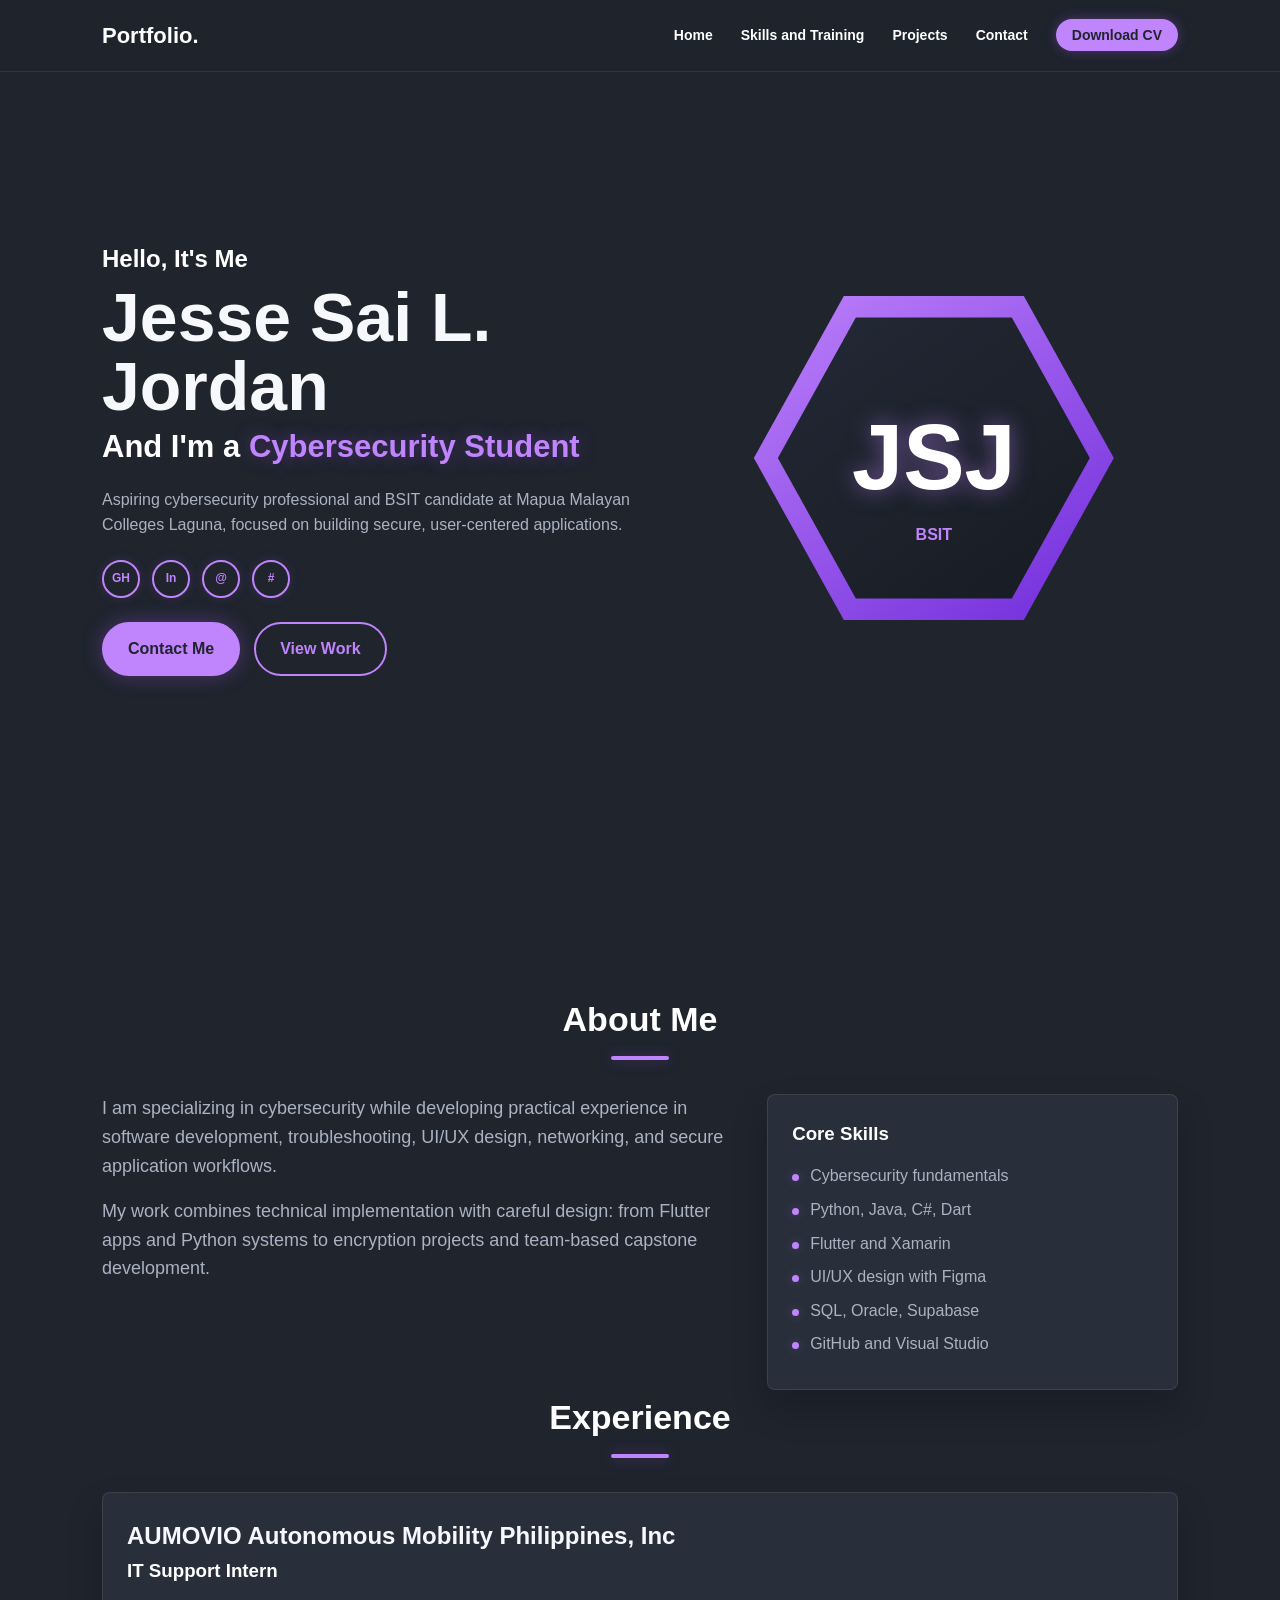
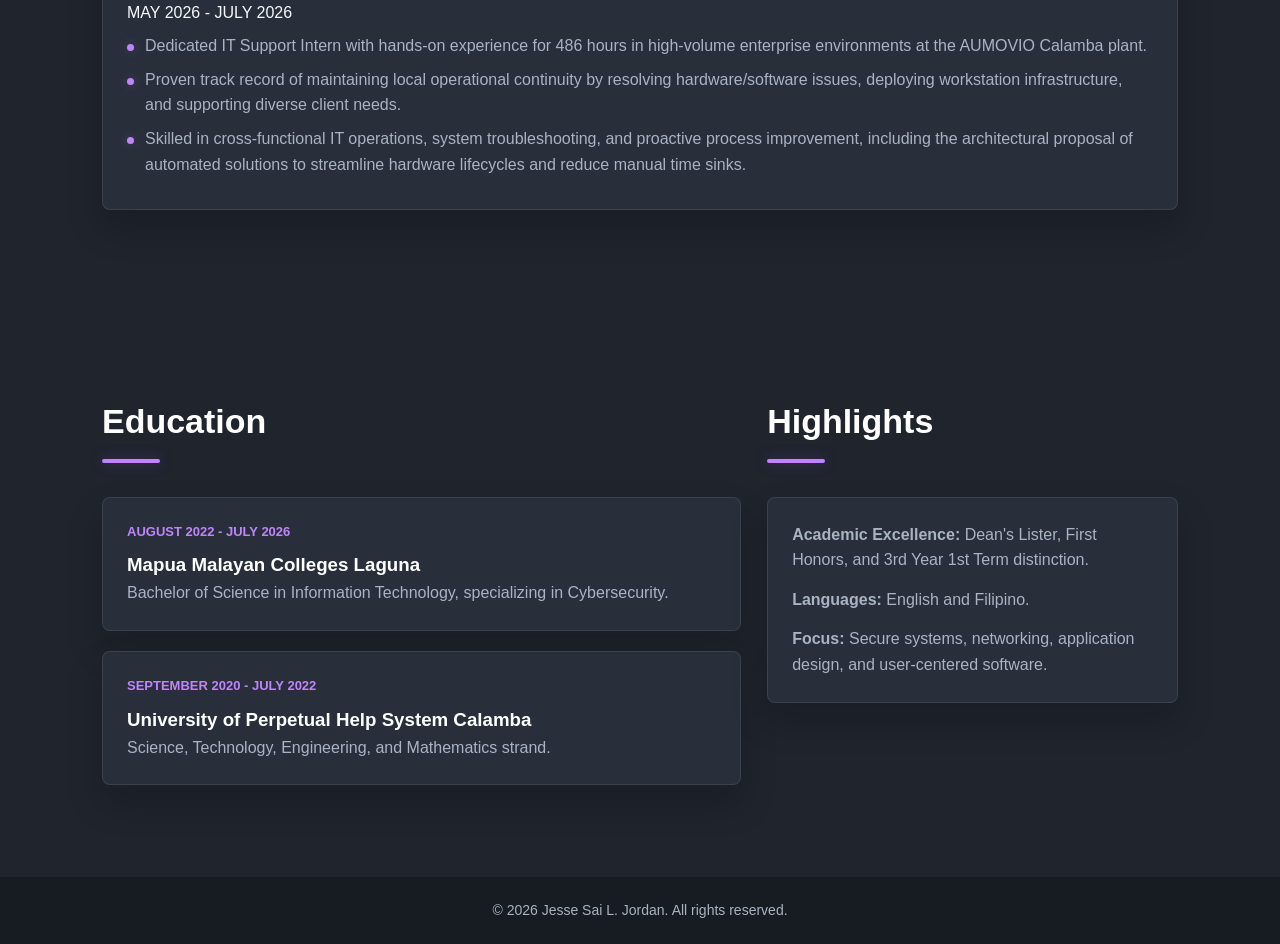
<file: index.html>
<!DOCTYPE html>
<html lang="en">
<head>
    <link rel="stylesheet" href="design.css">
    <meta charset="UTF-8">
    <meta name="viewport" content="width=device-width, initial-scale=1.0">
    <title>Jesse Sai L. Jordan | Portfolio</title>
</head>
<body>
    <header>
        <nav>
            <a class="logo" href="index.html">Portfolio.</a>
            <ul class="nav-links">
                <li><a href="index.html">Home</a></li>
                <li><a href="experience.html">Skills and Training</a></li>
                <li><a href="projects.html">Projects</a></li>
                <li><a href="contact.html">Contact</a></li>
                <!-- Download CV Button -->
                <li><a href="assets/JesseSaiJordan_Resume.pdf" class="cv-btn" download>Download CV</a></li>
            </ul>
        </nav>
    </header>
    <section id="hero">
        <div class="hero-copy">
            <p class="eyebrow">Hello, It's Me</p>
            <h1>Jesse Sai L. Jordan</h1>
            <h2>And I'm a <span>Cybersecurity Student</span></h2>
            <p>Aspiring cybersecurity professional and BSIT candidate at Mapua Malayan Colleges Laguna, focused on building secure, user-centered applications.</p>
            <div class="social-row" aria-label="Profile links">
                <a href="https://github.com/JsjordanGit" aria-label="GitHub">GH</a>
                <a href="https://www.linkedin.com/in/jesse-sai-j-928576258/" aria-label="LinkedIn">In</a>
                <a href="mailto:jessesaijordan268@gmail.com" aria-label="Email">@</a>
                <a href="https://www.credly.com/users/jesse-sai-jordan/badges#credly" aria-label="Credly">#</a>
            </div>
            <div class="hero-actions">
                <a href="contact.html" class="btn">Contact Me</a>
                <a href="projects.html" class="btn secondary">View Work</a>
            </div>
        </div>
        <div class="hero-visual" aria-hidden="true">
            <div class="portrait-frame">
                <div class="portrait-initials">JSJ</div>
                <span>BSIT</span>
            </div>
        </div>
    </section>

    <section id="about">
        
        <h2 class="section-title">About Me</h2>
        <div class="about-content">
            <div class="about-text">
                <p>I am specializing in cybersecurity while developing practical experience in software development, troubleshooting, UI/UX design, networking, and secure application workflows.</p>
                <p>My work combines technical implementation with careful design: from Flutter apps and Python systems to encryption projects and team-based capstone development.</p>
            </div>
            <div class="skills">
                <h3>Core Skills</h3>
                <ul>
                    <li>Cybersecurity fundamentals</li>
                    <li>Python, Java, C#, Dart</li>
                    <li>Flutter and Xamarin</li>
                    <li>UI/UX design with Figma</li>
                    <li>SQL, Oracle, Supabase</li>
                    <li>GitHub and Visual Studio</li>
                </ul>
            </div>
        </div>
        <h2 class="section-title">Experience</h2>
        
            <div class="skills">
                <h2>AUMOVIO Autonomous Mobility Philippines, Inc</h2>
                <h3>IT Support Intern</h3>
                <span>MAY 2026 - JULY 2026</span>
                <ul>
                <li>Dedicated IT Support Intern with hands-on experience for 486 hours in high-volume enterprise environments at the AUMOVIO Calamba plant. </li>
                <li>Proven track record of maintaining local operational continuity by resolving hardware/software issues, deploying workstation infrastructure, and supporting diverse client needs.</li>
                <li>Skilled in cross-functional IT operations, system troubleshooting, and proactive process improvement, including the architectural proposal of automated solutions to streamline hardware lifecycles and reduce manual time sinks.</li>
                </ul>
            </div>
    </section>

    <section class="split-section">
        <div>
            <h2 class="section-title left">Education</h2>
            <div class="timeline">
                <article class="timeline-item">
                    <span>August 2022 - July 2026</span>
                    <h3>Mapua Malayan Colleges Laguna</h3>
                    <p>Bachelor of Science in Information Technology, specializing in Cybersecurity.</p>
                </article>
                <article class="timeline-item">
                    <span>September 2020 - July 2022</span>
                    <h3>University of Perpetual Help System Calamba</h3>
                    <p>Science, Technology, Engineering, and Mathematics strand.</p>
                </article>
            </div>
        </div>
        <div>
            <h2 class="section-title left">Highlights</h2>
            <div class="highlight-list">
                <p><strong>Academic Excellence:</strong> Dean's Lister, First Honors, and 3rd Year 1st Term distinction.</p>
                <p><strong>Languages:</strong> English and Filipino.</p>
                <p><strong>Focus:</strong> Secure systems, networking, application design, and user-centered software.</p>
            </div>
        </div>
    </section>
    <footer>
        <p>&copy; 2026 Jesse Sai L. Jordan. All rights reserved.</p>
    </footer>
</body>
</html>
</file>
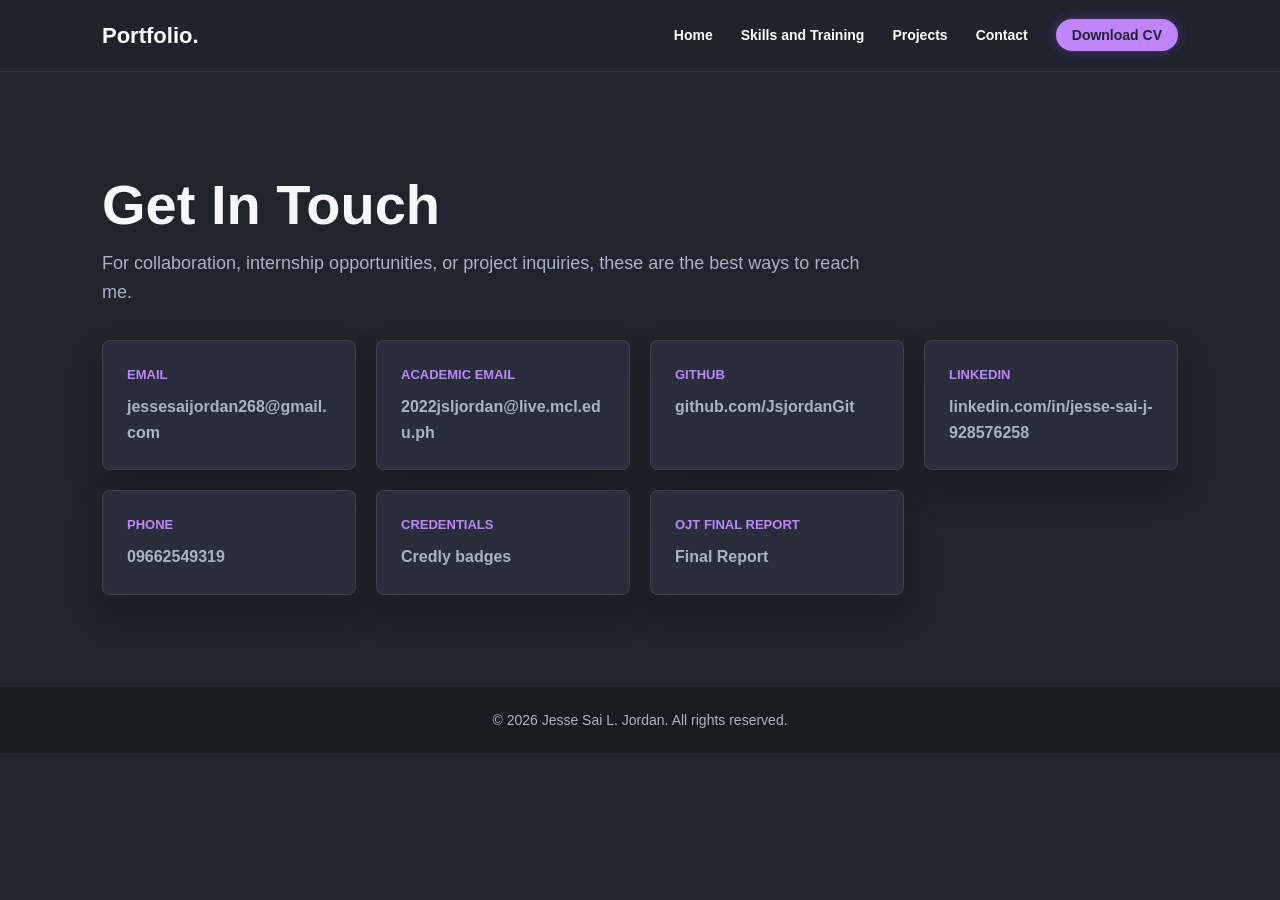
<file: contact.html>
<!DOCTYPE html>
<html lang="en">
<head>
    <link rel="stylesheet" href="design.css">
    <meta charset="UTF-8">
    <meta name="viewport" content="width=device-width, initial-scale=1.0">
    <title>Contact | Jesse Sai L. Jordan</title>
</head>
<body>
    <header>
        <nav>
            <a class="logo" href="index.html">Portfolio.</a>
            <ul class="nav-links">
                <li><a href="index.html">Home</a></li>
                <li><a href="experience.html">Skills and Training</a></li>
                <li><a href="projects.html">Projects</a></li>
                <li><a href="contact.html">Contact</a></li>
                <!-- Download CV Button -->
                <li><a href="assets/JesseSaiJordan_Resume.pdf" class="cv-btn" download>Download CV</a></li>
            </ul>
        </nav>
    </header>
    <main class="page">
        <section id="contact">
            <h1 class="page-title">Get In Touch</h1>
            <p class="page-intro">For collaboration, internship opportunities, or project inquiries, these are the best ways to reach me.</p>
            <div class="contact-grid">
                <a class="contact-card" href="mailto:jessesaijordan268@gmail.com"><span>Email</span><strong>jessesaijordan268@gmail.com</strong></a>
                <a class="contact-card" href="mailto:2022jsljordan@live.mcl.edu.ph"><span>Academic Email</span><strong>2022jsljordan@live.mcl.edu.ph</strong></a>
                <a class="contact-card" href="https://github.com/JsjordanGit"><span>GitHub</span><strong>github.com/JsjordanGit</strong></a>
                <a class="contact-card" href="https://www.linkedin.com/in/jesse-sai-j-928576258/"><span>LinkedIn</span><strong>linkedin.com/in/jesse-sai-j-928576258</strong></a>
                <div class="contact-card"><span>Phone</span><strong>09662549319</strong></div>
                <a class="contact-card" href="https://www.credly.com/users/jesse-sai-jordan/badges#credly"><span>Credentials</span><strong>Credly badges</strong></a>
                <a class="contact-card" href="https://docs.google.com/document/d/1H7Yc778f_iCs8fSFuv3vOyeGOMNs-UbLFlny4T3Frzk/edit?usp=sharing"><span>OJT Final Report</span><strong>Final Report</strong></a>
            </div>
        </section>
    </main>

    <footer>
        <p>&copy; 2026 Jesse Sai L. Jordan. All rights reserved.</p>
    </footer>
</body>
</html>
</file>
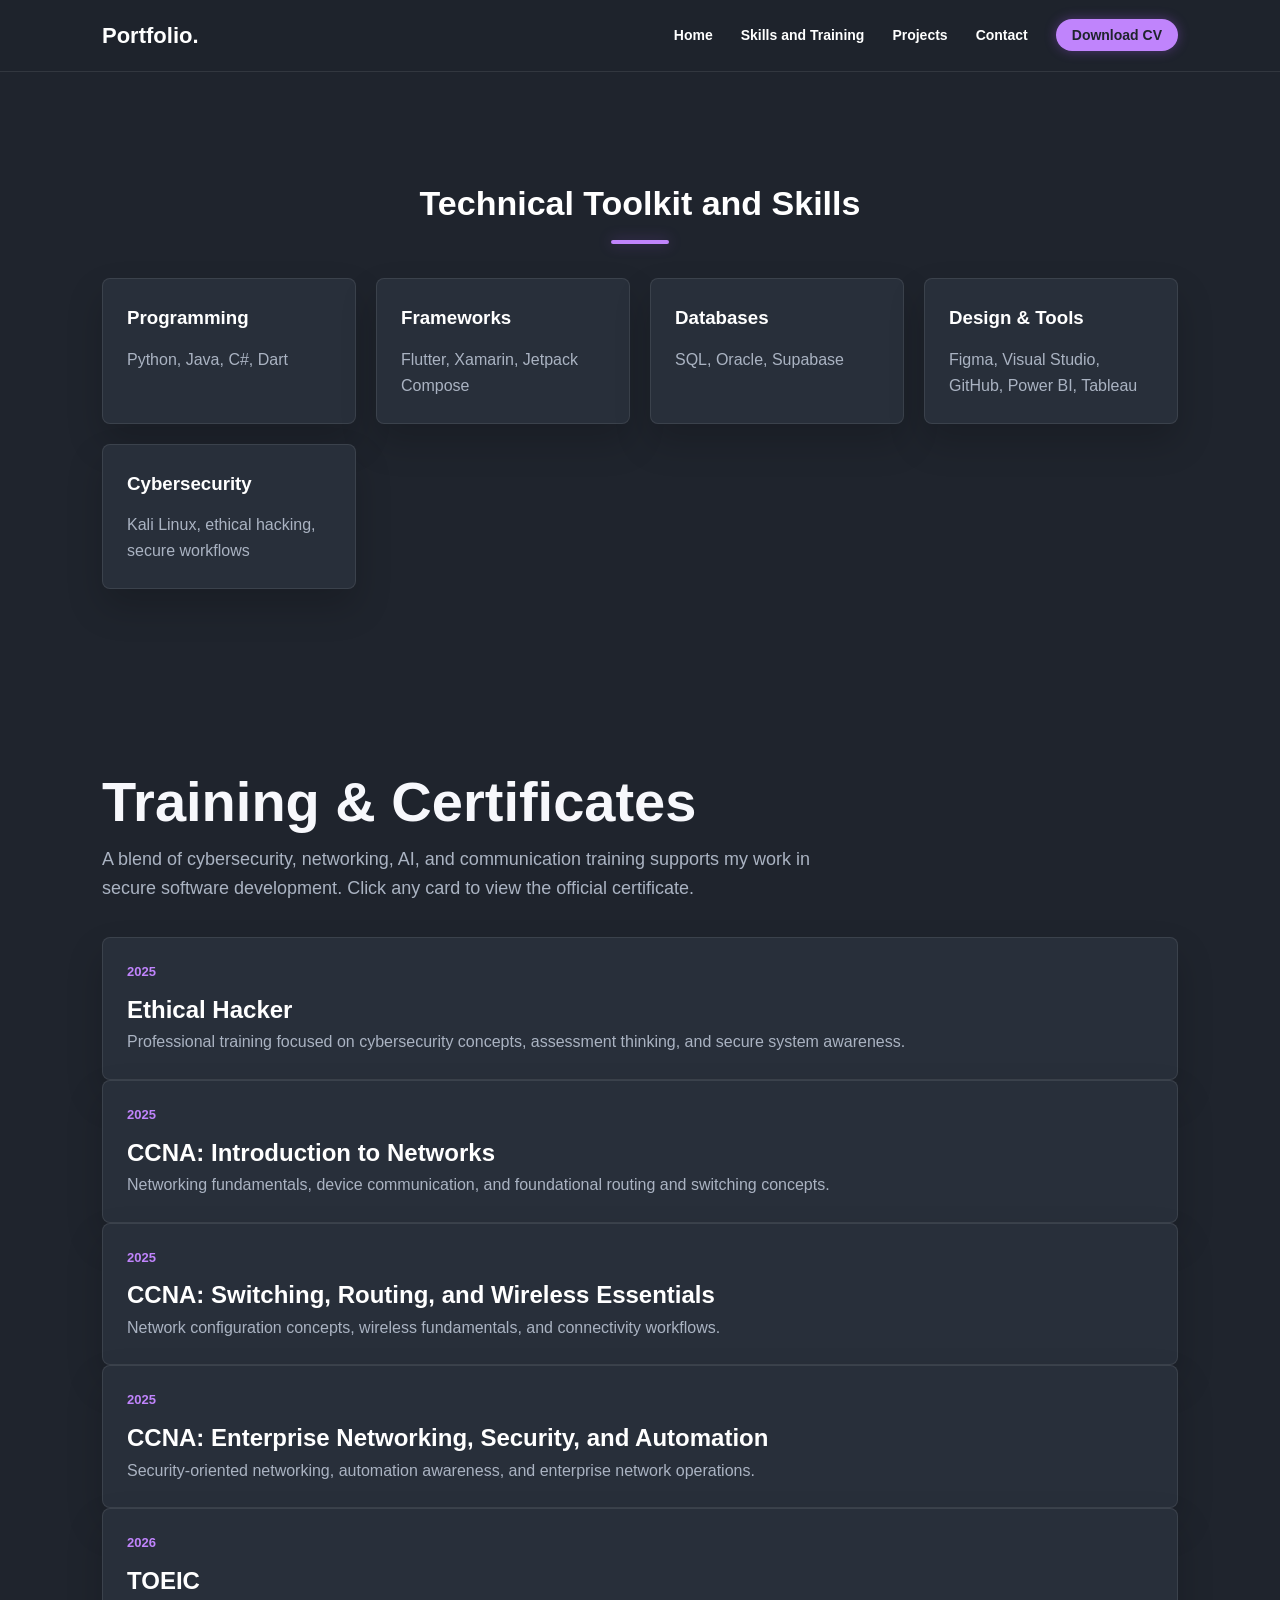
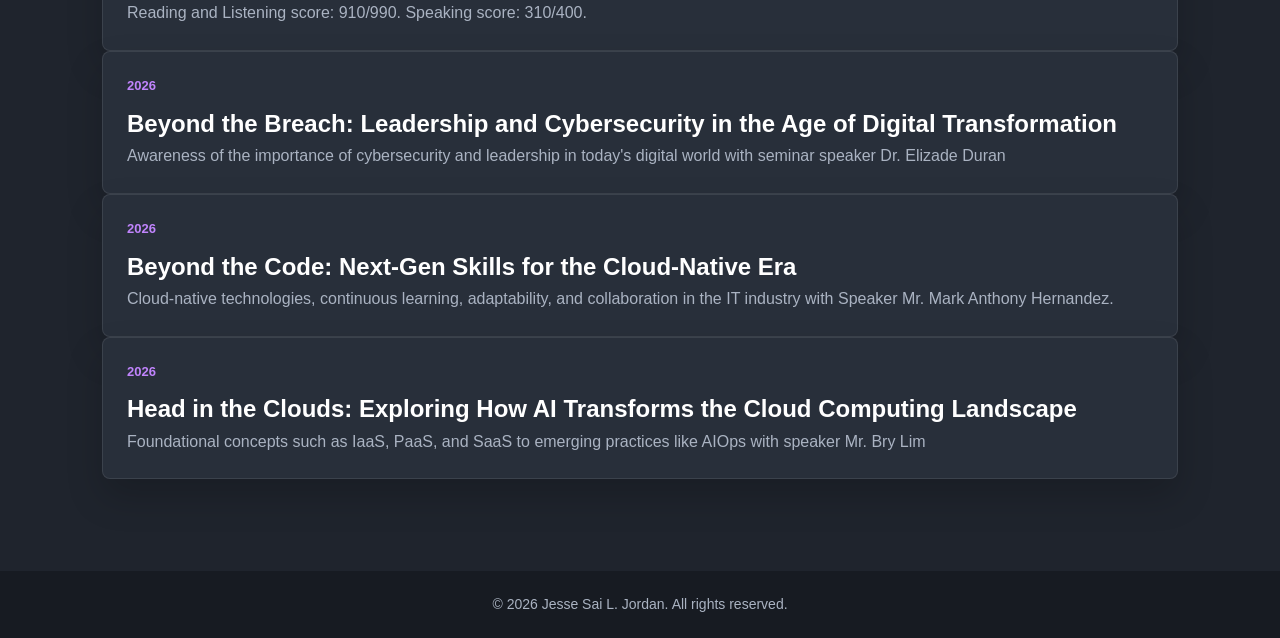
<file: experience.html>
<!DOCTYPE html>
<html lang="en">
<head>
    <link rel="stylesheet" href="design.css">
    <meta charset="UTF-8">
    <meta name="viewport" content="width=device-width, initial-scale=1.0">
    <title>Skills and Training | Jesse Sai L. Jordan</title>
</head>
<body>
    <header>
        <nav>
            <a class="logo" href="index.html">Portfolio.</a>
            <ul class="nav-links">
                <li><a href="index.html">Home</a></li>
                <li><a href="experience.html">Skills and Training</a></li>
                <li><a href="projects.html">Projects</a></li>
                <li><a href="contact.html">Contact</a></li>
                <!-- Download CV Button -->
                <li><a href="assets/Jesse_Jordan_CV.pdf" class="cv-btn" download>Download CV</a></li>
            </ul>
        </nav>
    </header>

    <main class="page">
        <section>
            <h2 class="section-title">Technical Toolkit and Skills</h2>
            <div class="toolkit">
                <div><h3>Programming</h3><p>Python, Java, C#, Dart</p></div>
                <div><h3>Frameworks</h3><p>Flutter, Xamarin, Jetpack Compose</p></div>
                <div><h3>Databases</h3><p>SQL, Oracle, Supabase</p></div>
                <div><h3>Design & Tools</h3><p>Figma, Visual Studio, GitHub, Power BI, Tableau</p></div>
                <div><h3>Cybersecurity</h3><p>Kali Linux, ethical hacking, secure workflows</p></div>
            </div>
        </section>
        <section>
            <h1 class="page-title">Training & Certificates</h1>
            <p class="page-intro">A blend of cybersecurity, networking, AI, and communication training supports my work in secure software development. Click any card to view the official certificate.</p>

            <div class="credential-stack">
                <!-- Certificate 1 -->
                <a href="assets/certificates/ethical_hacker.pdf" target="_blank" class="credential-card clickable-card">
                    <span>2025</span>
                    <h2>Ethical Hacker</h2>
                    <p>Professional training focused on cybersecurity concepts, assessment thinking, and secure system awareness.</p>
                </a>

                <!-- Certificate 2 -->
                <a href="assets/certificates/ccna_intro.pdf" target="_blank" class="credential-card clickable-card">
                    <span>2025</span>
                    <h2>CCNA: Introduction to Networks</h2>
                    <p>Networking fundamentals, device communication, and foundational routing and switching concepts.</p>
                </a>

                <!-- Certificate 3 -->
                <a href="assets/certificates/ccna_switching.pdf" target="_blank" class="credential-card clickable-card">
                    <span>2025</span>
                    <h2>CCNA: Switching, Routing, and Wireless Essentials</h2>
                    <p>Network configuration concepts, wireless fundamentals, and connectivity workflows.</p>
                </a>

                <!-- Certificate 4 -->
                <a href="assets/certificates/ccna_enterprise.pdf" target="_blank" class="credential-card clickable-card">
                    <span>2025</span>
                    <h2>CCNA: Enterprise Networking, Security, and Automation</h2>
                    <p>Security-oriented networking, automation awareness, and enterprise network operations.</p>
                </a>
                <!-- Certificate 6 -->

                <a href="assets/certificates/toeic.pdf" target="_blank" class="credential-card clickable-card">
                    <span>2026</span>
                    <h2>TOEIC</h2>
                    <p>Reading and Listening score: 910/990. Speaking score: 310/400.</p>
                </a>
                <a href="assets/certificates/toeic.pdf" target="_blank" class="credential-card clickable-card">
                    <span>2026</span>
                    <h2>Beyond the Breach: Leadership and Cybersecurity in the Age of Digital Transformation</h2>
                    <p>Awareness of the importance of cybersecurity and leadership in today's digital world with seminar speaker Dr. Elizade Duran</p>
                </a>
                <a href="assets/certificates/toeic.pdf" target="_blank" class="credential-card clickable-card">
                    <span>2026</span>
                    <h2>Beyond the Code: Next-Gen Skills for the Cloud-Native Era</h2>
                    <p>Cloud-native technologies, continuous learning, adaptability, and collaboration in the IT industry with Speaker Mr. Mark Anthony Hernandez.</p>
                </a>
                <a href="assets/certificates/toeic.pdf" target="_blank" class="credential-card clickable-card">
                    <span>2026</span>
                    <h2>Head in the Clouds: Exploring How AI Transforms the Cloud Computing Landscape</h2>
                    <p>Foundational concepts such as IaaS, PaaS, and SaaS to emerging practices like AIOps with speaker Mr. Bry Lim</p>
                </a>

            </div>
        </section>

    </main>

    <footer>
        <p>&copy; 2026 Jesse Sai L. Jordan. All rights reserved.</p>
    </footer>
</body>
</html>
</file>
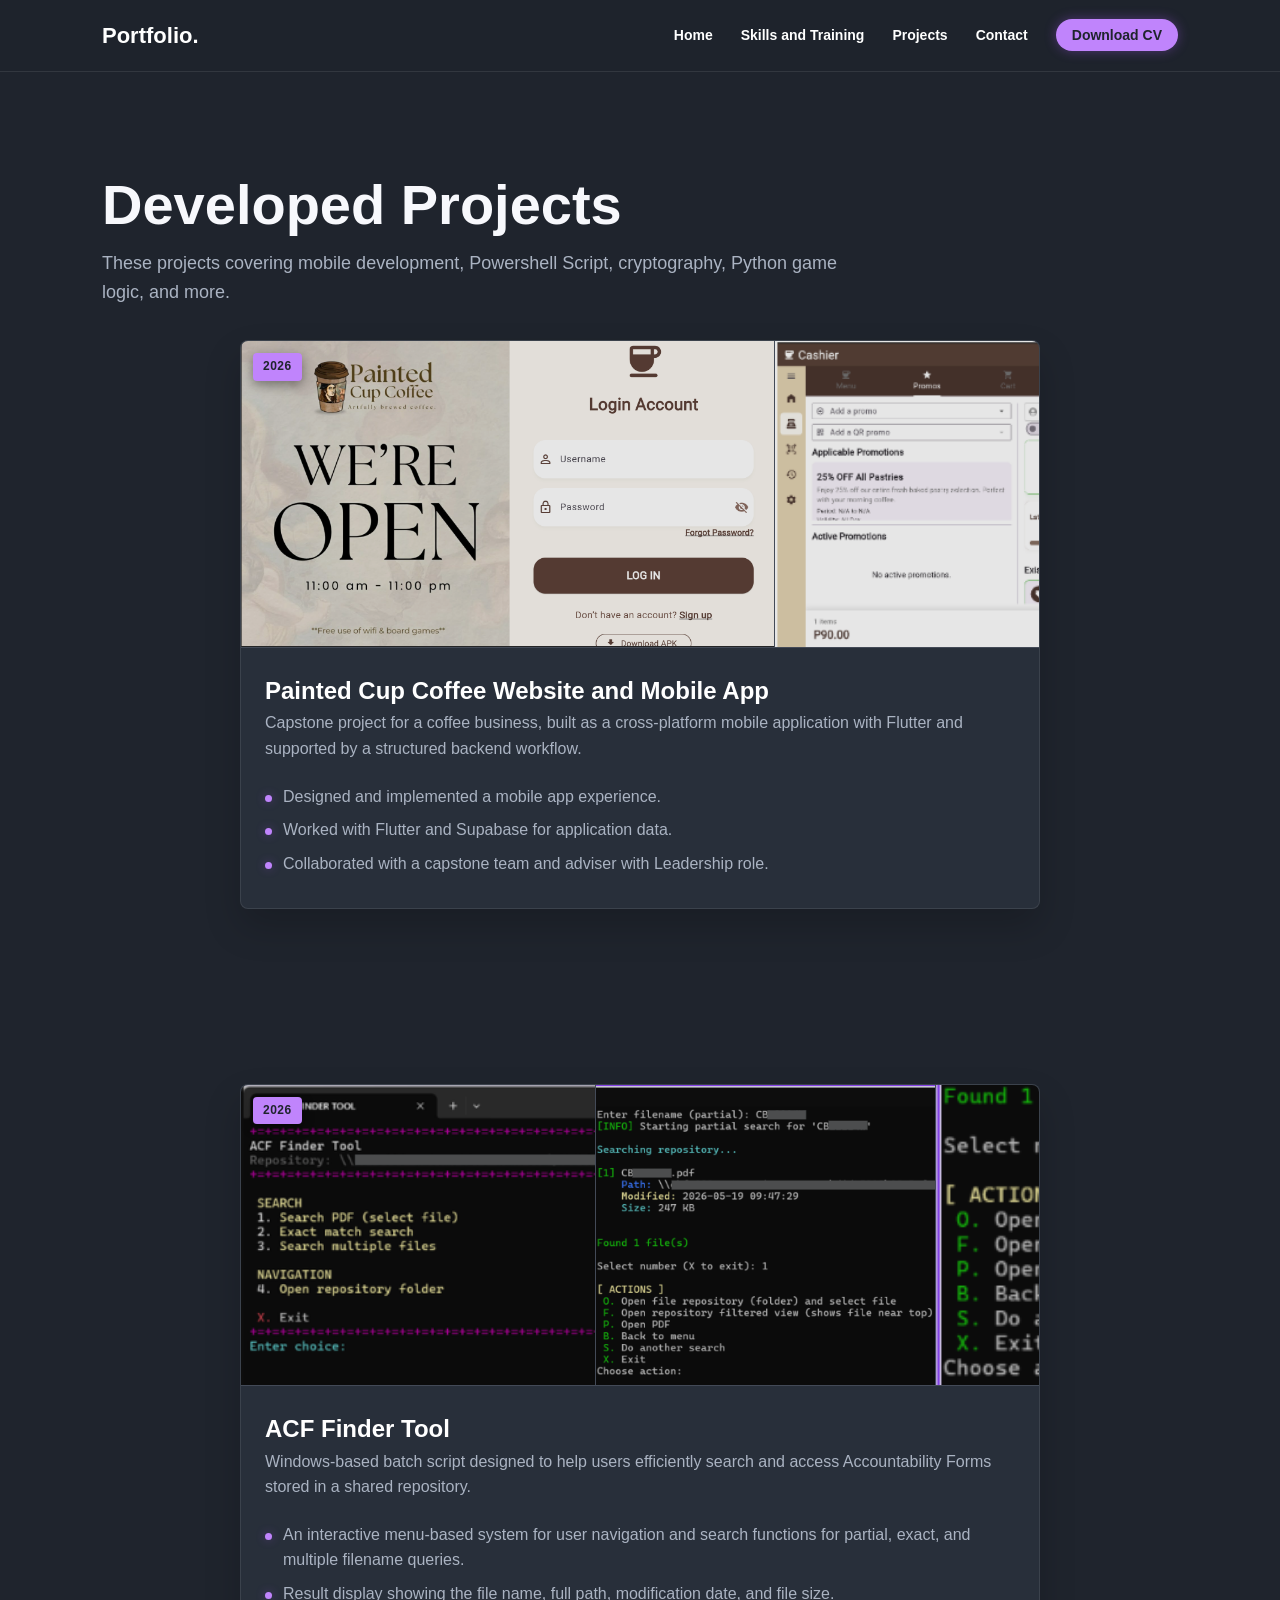
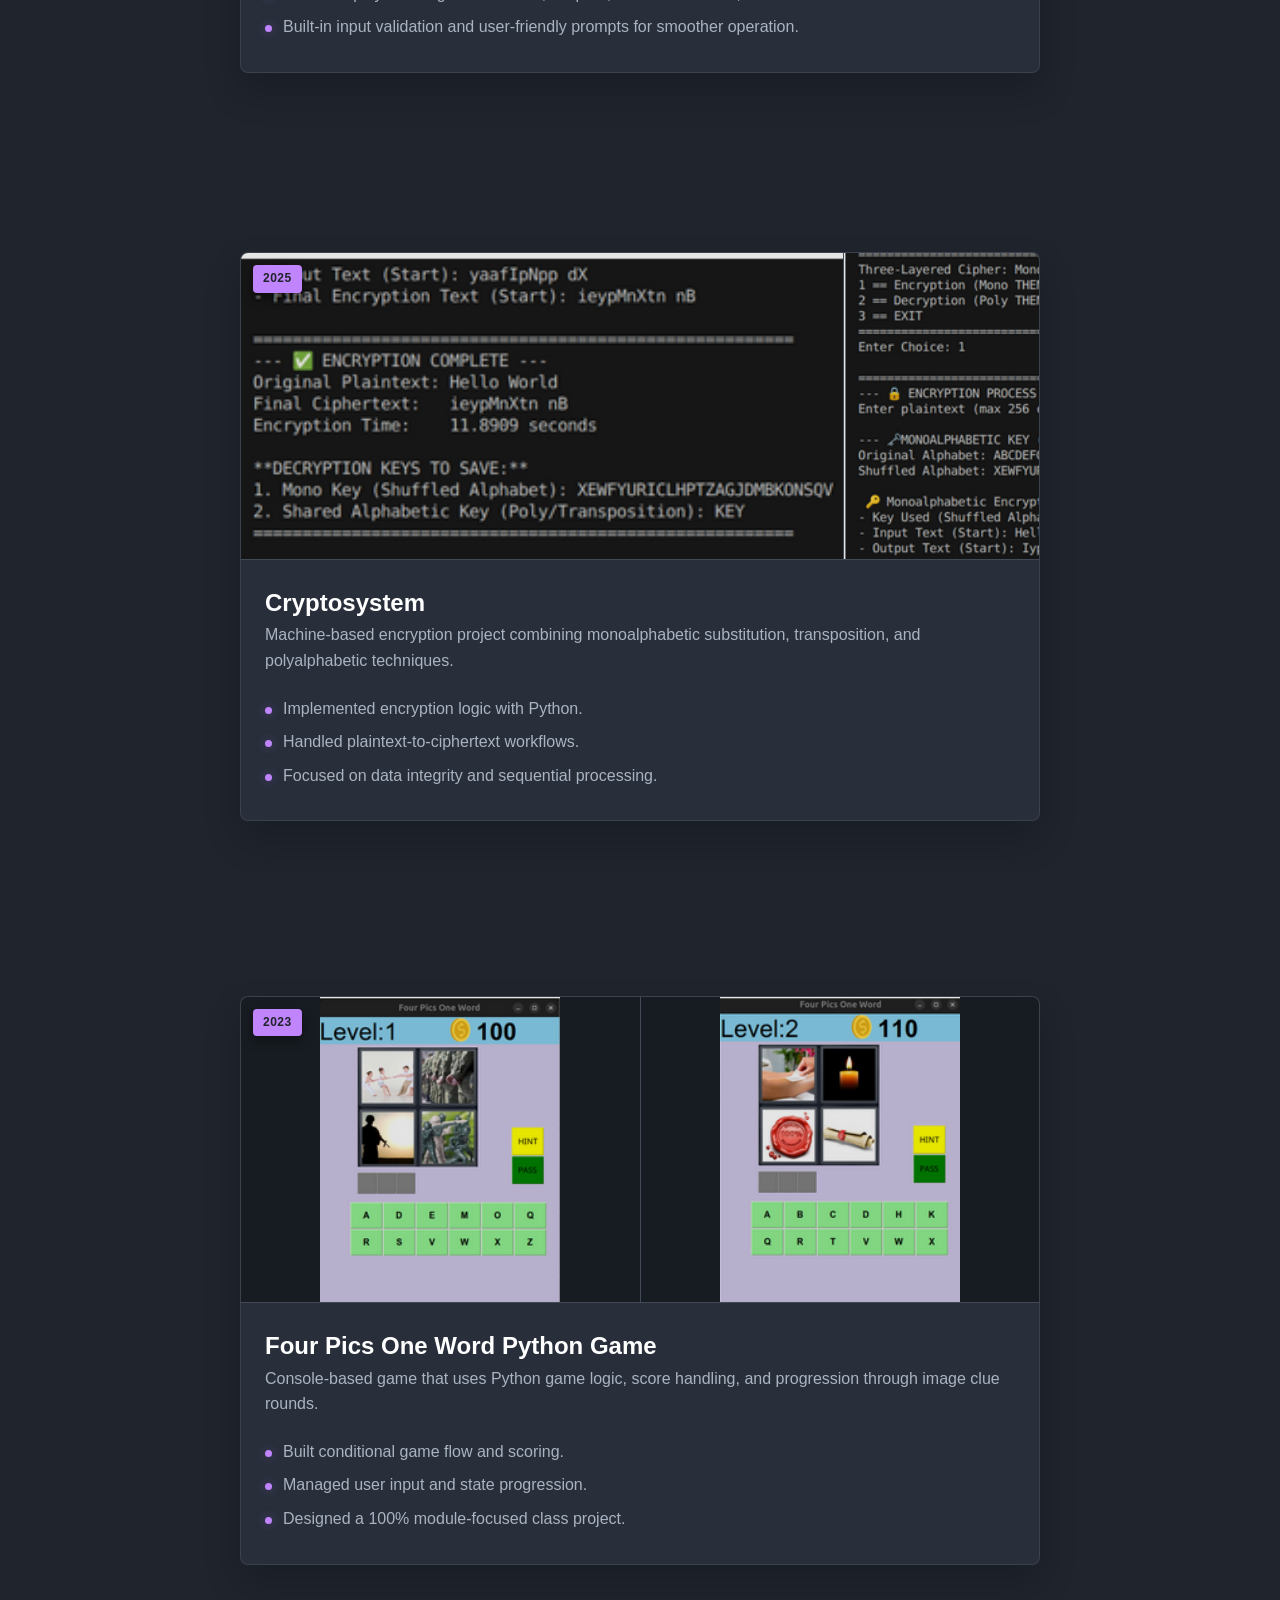
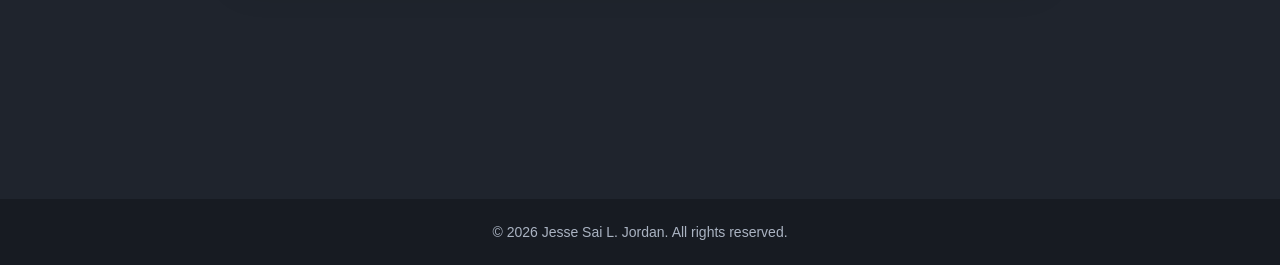
<file: projects.html>
<!DOCTYPE html>
<html lang="en">
<head>
    <link rel="stylesheet" href="design.css">
    <meta charset="UTF-8">
    <meta name="viewport" content="width=device-width, initial-scale=1.0">
    <title>Projects | Jesse Sai L. Jordan</title>
</head>
<body>
    <header>
        <nav>
            <a class="logo" href="index.html">Portfolio.</a>
            <ul class="nav-links">
                <li><a href="index.html">Home</a></li>
                <li><a href="experience.html">Skills and Training</a></li>
                <li><a href="projects.html">Projects</a></li>
                <li><a href="contact.html">Contact</a></li>
                <!-- Download CV Button -->
                <li><a href="assets/JesseSaiJordan_Resume.pdf" class="cv-btn" download>Download CV</a></li>
            </ul>
        </nav>
    </header>

    <main class="page">
        <section id="projects">
            <h1 class="page-title">Developed Projects</h1>
            <p class="page-intro">These projects covering mobile development, Powershell Script, cryptography, Python game logic, and more.</p>

            <div class="project-grid">
                <!-- Project 1: Painted Cup Coffee -->
                <article class="project-card">
                    <div class="project-gallery-container">
                        <span class="project-badge">2026</span>
                        <!-- Updated class from project-images-grid to project-images-flex -->
                        <div class="project-images-flex">
                            <img src="pics/paintedcup_login.png" alt="Painted Cup Coffee Mobile UI 1" class="project-thumb">
                            <img src="pics/paintedcup_promo.png" alt="Painted Cup Coffee Mobile UI 2" class="project-thumb">
                            <img src="pics/paintedcup_mobile.png" alt="Painted Cup Coffee Website Backend" class="project-thumb">
                        </div>
                    </div>
                    <div class="project-info">
                        <h2>Painted Cup Coffee Website and Mobile App</h2>
                        <p>Capstone project for a coffee business, built as a cross-platform mobile application with Flutter and supported by a structured backend workflow.</p>
                        <ul>
                            <li>Designed and implemented a mobile app experience.</li>
                            <li>Worked with Flutter and Supabase for application data.</li>
                            <li>Collaborated with a capstone team and adviser with Leadership role.</li>
                        </ul>
                    </div>
                </article>

                <!-- Project 2: ACF -->
                <article class="project-card">
                    <div class="project-gallery-container">
                        <span class="project-badge">2026</span>
                        <!-- Updated class from project-images-grid to project-images-flex -->
                        <div class="project-images-flex">
                            <img src="pics/acf1.png" alt="ACF 1" class="project-thumb">
                            <img src="pics/acf_2.png" alt="ACF 2" class="project-thumb">
                            <img src="pics/acf3.png" alt="ACF 3" class="project-thumb">
                        </div>
                    </div>
                    <div class="project-info">
                        <h2>ACF Finder Tool</h2>
                        <p>Windows-based batch script designed to help users efficiently search and access Accountability Forms stored in a shared repository.</p>
                        <ul>
                            <li>An interactive menu-based system for user navigation and search functions for partial, exact, and multiple filename queries.</li>
                            <li>Result display showing the file name, full path, modification date, and file size.</li>
                            <li>Built-in input validation and user-friendly prompts for smoother operation.</li>
                        </ul>
                    </div>
                </article>

                <!-- Project 3: Cryptosystem -->
                <article class="project-card">
                    <div class="project-gallery-container">
                        <span class="project-badge">2025</span>
                        <!-- Updated class from project-images-grid to project-images-flex -->
                        <div class="project-images-flex">
                            <img src="pics/encryption1.png" alt="Substitution Cipher Module" class="project-thumb">
                            <img src="pics/encryption2.png" alt="Transposition Workflow Terminal" class="project-thumb">
                            <img src="pics/encryption3.png" alt="Polyalphabetic Processing Screen" class="project-thumb">
                        </div>
                    </div>
                    <div class="project-info">
                        <h2>Cryptosystem</h2>
                        <p>Machine-based encryption project combining monoalphabetic substitution, transposition, and polyalphabetic techniques.</p>
                        <ul>
                            <li>Implemented encryption logic with Python.</li>
                            <li>Handled plaintext-to-ciphertext workflows.</li>
                            <li>Focused on data integrity and sequential processing.</li>
                        </ul>
                    </div>
                </article>

                <!-- Project 4: Four Pics One Word -->
                <article class="project-card">
                    <div class="project-gallery-container">
                        <span class="project-badge">2023</span>
                        <!-- Updated class from project-images-grid to project-images-flex -->
                        <div class="project-images-flex">
                            <img src="pics/4pics1.png" alt="Main Game Loop Console UI" class="project-thumb">
                            <img src="pics/4pics2.png" alt="Score Board State Tracking" class="project-thumb">
                            
                        </div>
                    </div>
                    <div class="project-info">
                        <h2>Four Pics One Word Python Game</h2>
                        <p>Console-based game that uses Python game logic, score handling, and progression through image clue rounds.</p>
                        <ul>
                            <li>Built conditional game flow and scoring.</li>
                            <li>Managed user input and state progression.</li>
                            <li>Designed a 100% module-focused class project.</li>
                        </ul>
                    </div>
                </article>
            </div>
        </section>
<!-- 
        <section id="projects">
            <h1 class="page-title">Software Designs</h1>
            <p class="page-intro">These projects illustrate creative work of Software Design through Figma.</p>
            <div class="project-grid">
                <article class="project-card">
                    <div class="project-gallery-container">
                        <span class="project-badge">2023</span>
                         Updated class from project-images-grid to project-images-flex
                        <div class="project-images-flex">
                            <img src="pics/4pics.png" alt="Main Game Loop Console UI" class="project-thumb">
                            <img src="pics/4pics2.png" alt="Score Board State Tracking" class="project-thumb">
                            <img src="assets/game3.jpg" alt="Image Clue Selection Logic" class="project-thumb">
                        </div>
                    </div>
                    <div class="project-info">
                        <h2>Four Pics One Word Python Game</h2>
                        <p>Console-based game that uses Python game logic, score handling, and progression through image clue rounds.</p>
                        <ul>
                            <li>Built conditional game flow and scoring.</li>
                            <li>Managed user input and state progression.</li>
                            <li>Designed a 100% module-focused class project.</li>
                        </ul>
                    </div>
                </article>
            </div>
        </section> -->
    </main>

    <footer>
        <p>&copy; 2026 Jesse Sai L. Jordan. All rights reserved.</p>
    </footer>
</body>
</html>
</file>
<file: design.css>
/* ==========================================================================
   1. GLOBAL STYLES & VARIABLES
   ========================================================================== */
* {
    margin: 0;
    padding: 0;
    box-sizing: border-box;
    font-family: 'Segoe UI', Tahoma, Geneva, Verdana, sans-serif;
    scroll-behavior: smooth;
}

:root {
    --bg: #1f242d;
    --panel: #282f3a;
    --panel-strong: #303846;
    --text: #f7f8fc;
    --muted: #aab3c2;
    --line: rgba(255, 255, 255, 0.09);
    --purple: #a855f7;
    --purple-bright: #c084fc;
    --purple-dark: #6d28d9;
    --shadow: rgba(168, 85, 247, 0.35);
}

body {
    background: var(--bg);
    color: var(--text);
    line-height: 1.6;
}

a {
    color: inherit;
    text-decoration: none;
}

/* ==========================================================================
   2. NAVIGATION HEADER & CV BUTTON
   ========================================================================== */
header {
    position: fixed;
    top: 0;
    width: 100%;
    background: rgba(31, 36, 45, 0.92);
    border-bottom: 1px solid var(--line);
    backdrop-filter: blur(12px);
    z-index: 1000;
}

nav {
    display: flex;
    justify-content: space-between;
    align-items: center;
    max-width: 1120px;
    margin: 0 auto;
    padding: 18px 22px;
}

.logo {
    color: #fff;
    font-size: 22px;
    font-weight: 800;
}

.nav-links {
    display: flex;
    align-items: center;
    gap: 28px;
    list-style: none;
    color: #fff;
    font-size: 14px;
    font-weight: 700;
}

.nav-links a {
    transition: color 0.2s;
}

.nav-links a:hover,
.nav-links a.active {
    color: var(--purple-bright);
}

.cv-btn {
    background: var(--purple-bright);
    color: var(--bg) !important;
    padding: 8px 16px;
    border-radius: 999px;
    font-weight: 800;
    box-shadow: 0 0 12px var(--shadow);
    transition: transform 0.2s, box-shadow 0.2s, background-color 0.2s !important;
}

.nav-links .cv-btn:hover {
    background: #fff;
    color: var(--bg) !important;
    transform: translateY(-1px);
    box-shadow: 0 0 18px var(--shadow);
}

/* ==========================================================================
   3. LAYOUT & TYPOGRAPHY
   ========================================================================== */
section {
    max-width: 1120px;
    margin: 0 auto;
    padding: 92px 22px;
}

.page {
    padding-top: 84px;
}

.page-title {
    font-size: clamp(34px, 5vw, 56px);
    line-height: 1.05;
    margin-bottom: 14px;
}

.page-intro {
    max-width: 760px;
    color: var(--muted);
    font-size: 18px;
    margin-bottom: 34px;
}

.section-title {
    margin-bottom: 34px;
    color: #fff;
    font-size: 34px;
    text-align: center;
}

.section-title.left {
    text-align: left;
}

.section-title::after {
    content: '';
    display: block;
    width: 58px;
    height: 4px;
    margin: 10px auto 0;
    border-radius: 999px;
    background: var(--purple-bright);
    box-shadow: 0 0 14px var(--shadow);
}

.section-title.left::after {
    margin-left: 0;
}

/* ==========================================================================
   4. HERO SECTION
   ========================================================================== */
#hero {
    min-height: 100vh;
    display: grid;
    grid-template-columns: minmax(0, 1.05fr) minmax(320px, 0.95fr);
    align-items: center;
    gap: 48px;
    padding-top: 108px;
}

.hero-copy {
    max-width: 620px;
}

.eyebrow {
    color: #fff;
    font-size: 24px;
    font-weight: 800;
    margin-bottom: 4px;
    text-transform: none;
}

#hero h1 {
    font-size: clamp(42px, 7vw, 68px);
    line-height: 1.02;
    margin-bottom: 6px;
}

#hero h2 {
    color: #fff;
    font-size: clamp(21px, 3vw, 31px);
    line-height: 1.2;
    margin-bottom: 22px;
}

#hero h2 span {
    color: var(--purple-bright);
    text-shadow: 0 0 18px var(--shadow);
}

#hero p:not(.eyebrow) {
    color: var(--muted);
    max-width: 560px;
    margin-bottom: 22px;
}

.social-row {
    display: flex;
    gap: 12px;
    margin-bottom: 24px;
}

.social-row a {
    display: inline-flex;
    align-items: center;
    justify-content: center;
    width: 38px;
    height: 38px;
    border: 2px solid var(--purple-bright);
    border-radius: 50%;
    color: var(--purple-bright);
    font-size: 12px;
    font-weight: 900;
    box-shadow: 0 0 12px rgba(168, 85, 247, 0.16);
    transition: background 0.2s, color 0.2s, transform 0.2s;
}

.social-row a:hover {
    background: var(--purple-bright);
    color: var(--bg);
    transform: translateY(-2px);
}

.hero-actions {
    display: flex;
    flex-wrap: wrap;
    gap: 14px;
}

.btn {
    display: inline-flex;
    align-items: center;
    justify-content: center;
    min-height: 46px;
    padding: 12px 24px;
    border-radius: 999px;
    background: var(--purple-bright);
    color: var(--bg);
    border: 2px solid var(--purple-bright);
    box-shadow: 0 0 20px var(--shadow);
    font-weight: 800;
    transition: transform 0.2s, box-shadow 0.2s, background 0.2s;
}

.btn:hover {
    transform: translateY(-2px);
    box-shadow: 0 0 30px var(--shadow);
}

.btn.secondary {
    background: transparent;
    color: var(--purple-bright);
    box-shadow: none;
}

.btn.secondary:hover {
    background: var(--purple-bright);
    color: var(--bg);
}

.hero-visual {
    display: flex;
    justify-content: center;
    align-items: center;
    min-height: 440px;
}

.portrait-frame {
    position: relative;
    width: min(360px, 82vw);
    aspect-ratio: 1;
    display: grid;
    place-items: center;
    background:
        radial-gradient(circle at 50% 38%, rgba(255, 255, 255, 0.16), transparent 32%),
        linear-gradient(145deg, var(--purple-bright), var(--purple-dark));
    clip-path: polygon(25% 5%, 75% 5%, 100% 50%, 75% 95%, 25% 95%, 0 50%);
    filter: drop-shadow(0 0 26px var(--shadow));
}

.portrait-frame::before {
    content: '';
    position: absolute;
    inset: 24px;
    background: linear-gradient(145deg, #232936, #171b22);
    clip-path: inherit;
}

.portrait-initials {
    position: relative;
    z-index: 1;
    color: #fff;
    font-size: clamp(54px, 9vw, 92px);
    font-weight: 900;
    letter-spacing: 0;
    text-shadow: 0 0 22px rgba(192, 132, 252, 0.5);
}

.portrait-frame span {
    position: absolute;
    z-index: 2;
    bottom: 90px;
    color: var(--purple-bright);
    font-size: 16px;
    font-weight: 900;
    letter-spacing: 0;
}

/* ==========================================================================
   5. CARDS & UI COMPONENTS
   ========================================================================== */
.about-content,
.split-section {
    display: grid;
    grid-template-columns: minmax(0, 1.4fr) minmax(280px, 0.9fr);
    gap: 26px;
    align-items: start;
}

.about-text {
    color: var(--muted);
    font-size: 18px;
}

.about-text p + p {
    margin-top: 16px;
}

.skills,
.timeline-item,
.highlight-list,
.credential-card,
.toolkit div,
.contact-card,
.project-card {
    background: var(--panel);
    border: 1px solid var(--line);
    border-radius: 8px;
    box-shadow: 0 18px 36px rgba(0, 0, 0, 0.18);
}

.skills,
.timeline-item,
.highlight-list,
.credential-card,
.toolkit div,
.contact-card {
    padding: 24px;
}

.skills h3,
.toolkit h3,
.timeline-item h3,
.credential-card h2,
.project-info h2 {
    color: #fff;
}

.skills h3,
.toolkit h3 {
    margin-bottom: 14px;
}

.skills ul,
.project-info ul {
    list-style: none;
}

.skills li,
.project-info li {
    position: relative;
    margin: 8px 0;
    padding-left: 18px;
    color: var(--muted);
}

.skills li::before,
.project-info li::before {
    content: '';
    position: absolute;
    left: 0;
    top: 11px;
    width: 7px;
    height: 7px;
    border-radius: 50%;
    background: var(--purple-bright);
    box-shadow: 0 0 10px var(--shadow);
}

.timeline,
.credential-grid,
.toolkit,
.contact-grid,
.project-grid {
    display: grid;
    gap: 20px;
}

.credential-grid,
.toolkit,
.contact-grid {
    grid-template-columns: repeat(auto-fit, minmax(240px, 1fr));
}

.project-grid {
    display: grid;
    gap: 32px;
    grid-template-columns: 1fr;
    max-width: 800px;
    margin: 0 auto;
}

.timeline-item span,
.credential-card span,
.contact-card span {
    display: block;
    color: var(--purple-bright);
    font-size: 13px;
    font-weight: 900;
    margin-bottom: 8px;
    text-transform: uppercase;
}

.timeline-item p,
.highlight-list p,
.credential-card p,
.toolkit p,
.project-info p,
.contact-card strong {
    color: var(--muted);
}

.highlight-list p + p {
    margin-top: 14px;
}

.project-card:hover,
.contact-card:hover,
.credential-card:hover,
.toolkit div:hover {
    border-color: rgba(192, 132, 252, 0.6);
    box-shadow: 0 18px 42px rgba(168, 85, 247, 0.18);
    transform: translateY(-4px);
}

.contact-card {
    display: block;
    min-width: 0;
    transition: transform 0.2s, box-shadow 0.2s, border-color 0.2s;
}

.contact-card strong {
    display: block;
    overflow-wrap: anywhere;
}

/* ==========================================================================
   6. VERTICAL PROJECT GALLERY CARDS (FIXED ZOOM & PROPORTIONS)
   ========================================================================== */
.project-card {
    display: flex;
    flex-direction: column;
    height: 80%;
    overflow: hidden;
    transition: transform 0.2s, box-shadow 0.2s, border-color 0.2s;
}

.project-gallery-container {
    position: relative;
    width: 100%;
    height: auto; /* Fixed: Removed strict pixel heights causing stretch-zoom */
    aspect-ratio: 16 / 9; /* Fixed: Keeps standard widescreen proportions automatically */
    background: var(--panel-strong);
    overflow: hidden;
    border-bottom: 1px solid var(--line);
}

.project-images-flex {
    display: flex;
    width: 100%;
    height: 100%;
    gap: 1px;
    background: var(--line);
}

.project-thumb {
    flex: 1 1 0;
    width: 100%;
    height: 100%;
    object-fit: contain; /* Fixed: Changes from cover to contain to view the entire crop-free image */
    background-color: #1a1f26; /* Clean background padding behind custom screenshots */
    transition: transform 0.3s ease, filter 0.3s ease;
    filter: brightness(0.9);
}

.project-thumb:hover {
    transform: scale(1.03); /* Subtle scale zoom to keep text/graphics crisp */
    filter: brightness(1.05);
    z-index: 2;
}

.project-badge {
    position: absolute;
    top: 12px;
    left: 12px;
    z-index: 10;
    background: var(--purple-bright);
    color: var(--bg);
    font-size: 12px;
    font-weight: 900;
    padding: 4px 10px;
    border-radius: 4px;
    box-shadow: 0 4px 12px rgba(0, 0, 0, 0.4);
    letter-spacing: 0.5px;
}

.project-info {
    padding: 24px;
    flex-grow: 1;
    display: flex;
    flex-direction: column;
}

.project-info p {
    margin-bottom: 14px;
}

/* ==========================================================================
   7. FOOTER
   ========================================================================== */
footer {
    background: #171b22;
    color: var(--muted);
    text-align: center;
    padding: 22px;
    font-size: 14px;
}

/* ==========================================================================
   8. MEDIA QUERIES (RESPONSIVE WORKFLOWS)
   ========================================================================== */
@media (max-width: 820px) {
    nav {
        align-items: flex-start;
        flex-direction: column;
        gap: 12px;
    }

    .nav-links {
        align-items: flex-start;
        flex-wrap: wrap;
        gap: 12px 18px;
    }

    .cv-btn {
        margin-top: 4px;
        padding: 6px 14px;
    }

    section {
        padding: 72px 20px;
    }

    #hero {
        grid-template-columns: 1fr;
        min-height: auto;
        padding-top: 138px;
    }

    .hero-visual {
        min-height: 320px;
        order: -1;
    }

    .portrait-frame {
        width: min(280px, 78vw);
    }

    .portrait-frame span {
        bottom: 70px;
    }

    .about-content,
    .split-section {
        grid-template-columns: 1fr;
    }
}

/* --- Clickable Certificate Card Overrides --- */
.clickable-card {
    display: block;
    text-align: left;
    cursor: pointer;
    transition: transform 0.2s, box-shadow 0.2s, border-color 0.2s;
}
</file>
